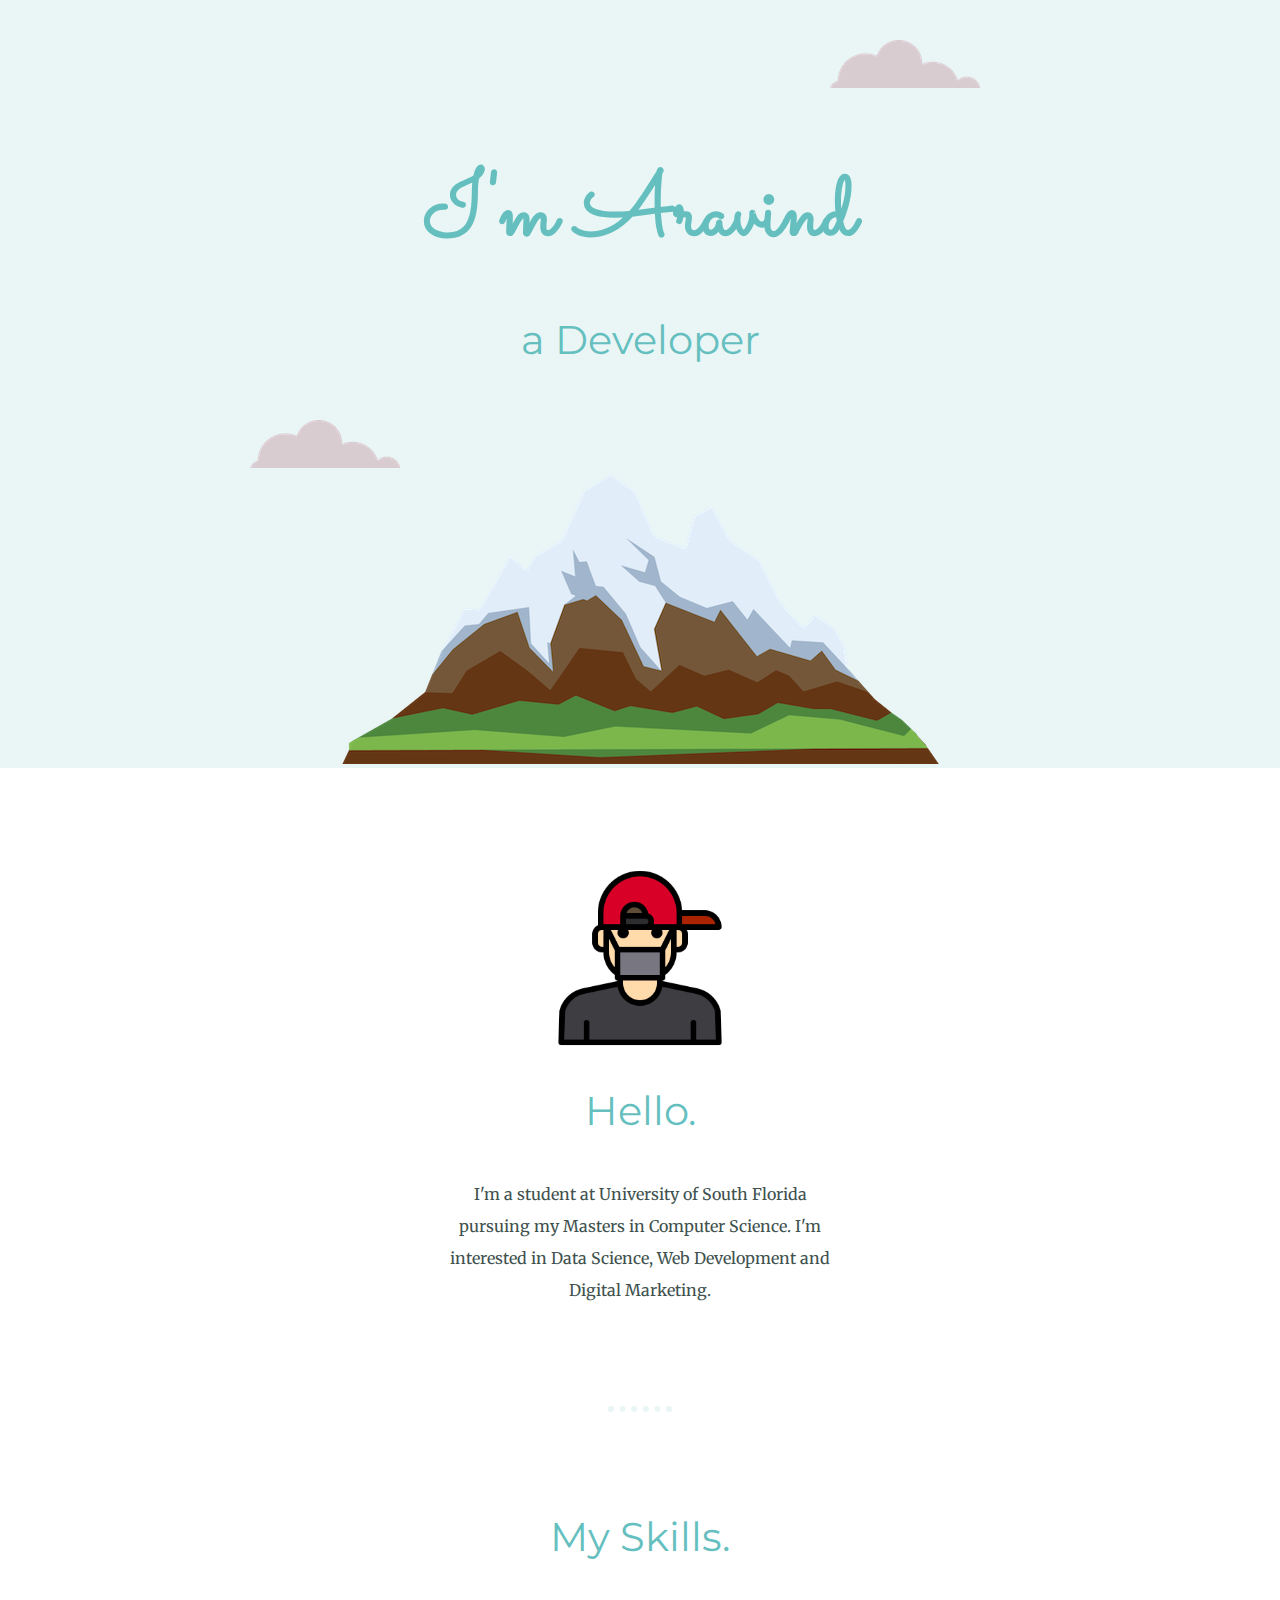
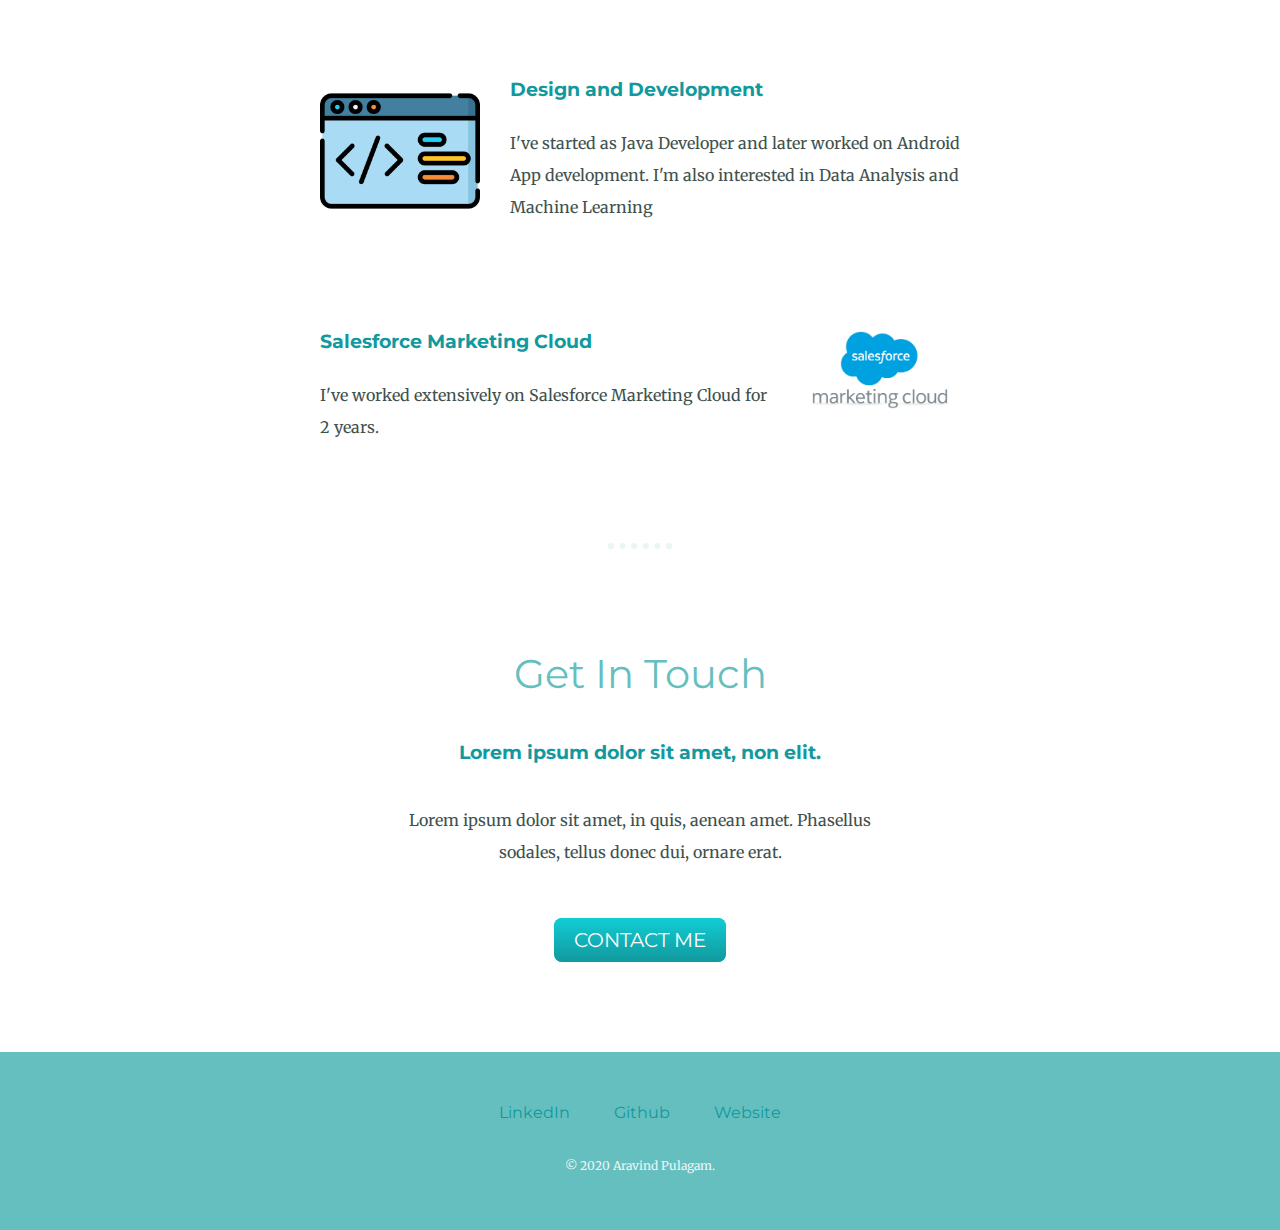
<file: index.html>
<!DOCTYPE html>
<html lang="en" dir="ltr">
  <head>
    <meta charset="utf-8">
    <title>Aravind Pulagam</title>
    <link rel="stylesheet" type="text/css" href="css/styles.css">
    <link rel="icon" href="favicon.ico">
    <link href="https://fonts.googleapis.com/css2?family=Merriweather&family=Montserrat&family=Sacramento&display=swap" rel="stylesheet">
  </head>
  <body>
    <div class="top-container">
      <img class="top-cloud" src="images/cloud.png" alt="cloud-png">
      <h1>I'm Aravind</h1>
      <h2>a Developer</h2>
      <img class="bottom-cloud" src="images/cloud.png" alt="cloud-png">
      <img src="images/mountain.png" alt="mountain-png">
    </div>
    <div class="middle-container">
      <div class="profile">
        <img src="images/profile.png" alt="profile-png" height="180px" width="180px">
        <h2>Hello.</h2>
        <p class="pers-desc">I'm a student at University of South Florida pursuing my Masters in Computer Science. I'm interested in Data Science, Web Development and Digital Marketing.</p>
      </div>
      <hr>
      <div class="skills">
        <h2>My Skills.</h2>
        <div class="skill-row">
          <img class="code-img" src="images/code.png" alt="code-png">
          <h3>Design and Development</h3>
          <p>I've started as Java Developer and later worked on Android App development. I'm also interested in Data Analysis and Machine Learning</p>
        </div>
        <div class="skill-row">
          <img class="sfmc-img" src="images/sfmc.png" alt="sfmc-png">
          <h3>Salesforce Marketing Cloud</h3>
          <p>I've worked extensively on Salesforce Marketing Cloud for 2 years.</p>
        </div>
      </div>
      <hr>
      <div class="contact-me">
        <h2>Get In Touch</h2>
        <h3>Lorem ipsum dolor sit amet, non elit.</h3>
        <p class="contact-msg">Lorem ipsum dolor sit amet, in quis, aenean amet. Phasellus sodales, tellus donec dui, ornare erat.</p>
        <a class="btn" href="mailto:aravind.pulagam@hotmail.com">CONTACT ME</a>
      </div>
    </div>


    <div class="bottom-container">
      <a class="footer-link" href="https://www.linkedin.com/in/aravind-pulagam-abb524108/">LinkedIn</a>
      <a class="footer-link" href="https://github.com/aravind257">Github</a>
      <a class="footer-link" href="https://aravind257.github.io/cv/">Website</a>
      <p class="cr-msg">© 2020 Aravind Pulagam.</p>
    </div>

    <script src="js/app.js"></script>
  </body>
</html>
</file>
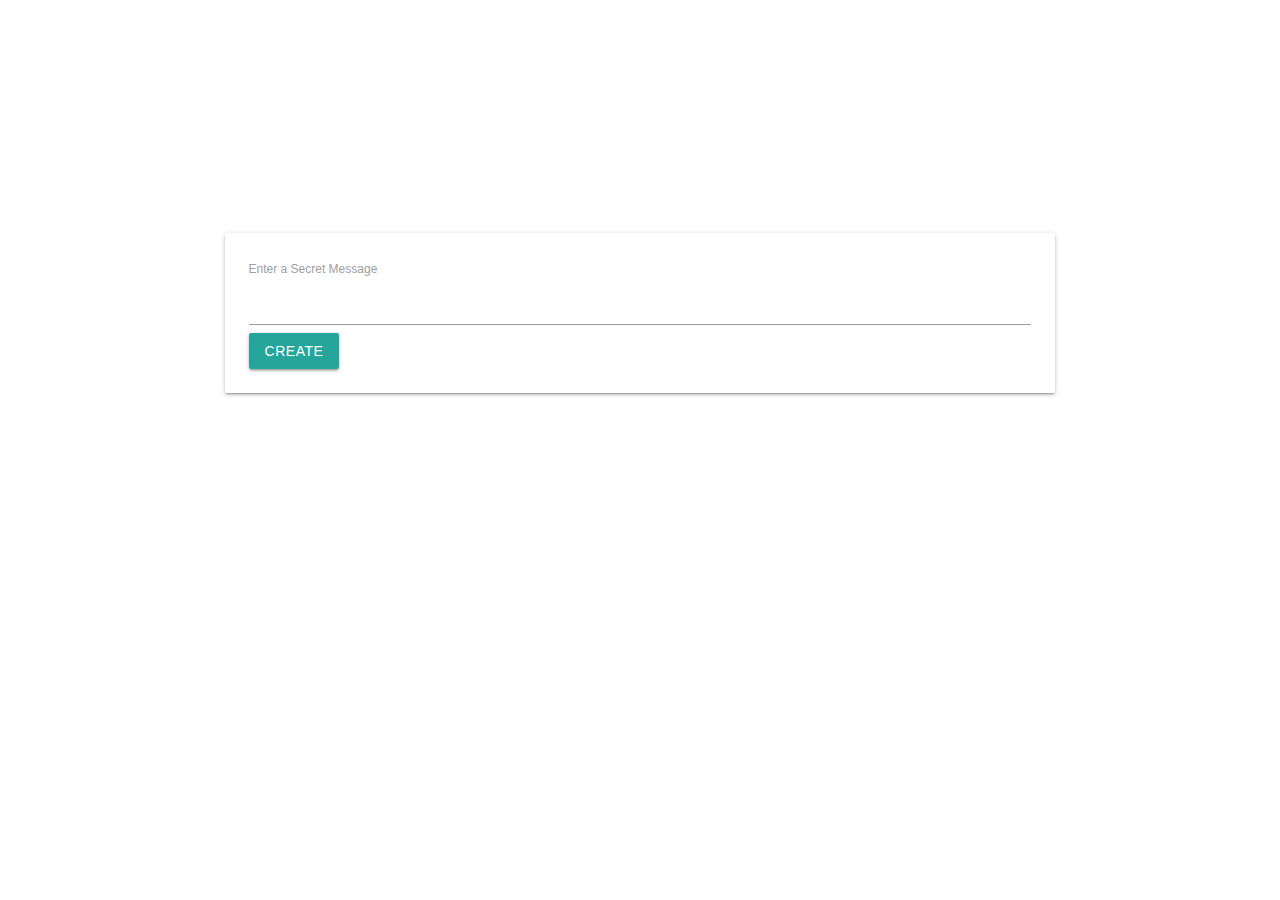
<file: secretMessage.html>
<!DOCTYPE html>
<html lang="en">
<head>
    <link 
        rel="stylesheet" 
        href="https://cdnjs.cloudflare.com/ajax/libs/materialize/1.0.0/css/materialize.min.css" 
        integrity="sha512-UJfAaOlIRtdR+0P6C3KUoTDAxVTuy3lnSXLyLKlHYJlcSU8Juge/mjeaxDNMlw9LgeIotgz5FP8eUQPhX1q10A==" 
        crossorigin="anonymous" 
        referrerpolicy="no-referrer" />
    <style>
        .row {
            margin-top: 25vh; /* 25% of the total height of the screen */
        }
        h1 {
            margin-top: 0;
        }
    </style>
</head>
<body>
    <div class="row">
        <div class="col s8 offset-s2">

            <div id="message-show" class="card-panel hide">
                <h1></h1>
                <div>
                    <a href="./secretMessage.html">Create your own secret message</a>
                </div>
            </div>


            <div class="card-panel" id="message-form">
                <form>
                    <label>Enter a Secret Message</label>
                    <input id="message-input"/>
                    <button class="btn">Create</button>
                </form>
            </div>
            <div class="card-panel hide" id="link-form">
                <div>
                    Share this link with a friend
                    <input id="link-input" />
                </div>
            </div>
            



        </div>
    </div>
    <script src="js/secretMessage.js"></script>  
</body>
</html>
</file>
<file: css/styles.css>
body {
  margin: 0;
  text-align: center;
  font-family: 'Merriweather', serif;
  color: #40514E;
}
h1 {
  font-size: 5.625rem;
  margin: 50px auto 0 auto;
  font-family: 'Sacramento', cursive;
  color: #66BFBF;

}

h2 {
  font-family: 'Montserrat', sans-serif;
  font-size: 2.5rem;
  color: #66BFBF;
  font-weight: normal;
  padding-bottom: 10px;
}

h3 {
  font-family: 'Montserrat', sans-serif;
  color: #11999E;
}

a {
  color: #11999E;
  font-family: 'Montserrat', sans-serif;
  margin: 10px 20px;
  text-decoration: none;
}

a:hover{
  color: #EAF6F6;
}

p {
  line-height: 2;
}

hr {
  border: dotted #EAF6F6 6px;
  border-bottom: none;
  width: 4%;
  margin: 100px auto;
}
.top-container {
  background-color: #eAF6F6;
  position: relative;
  padding-top: 100px;
}

.skill-row {
  width: 50%;
  margin: 100px auto;
  text-align: left;
  line-height: 2;
}

.middle-container {
  margin: 100px 0;

}

.bottom-container {

  background-color: #66BFBF;
  padding: 50px 0 20px;

}

.pers-desc {
  width: 30%;
  margin: auto;
}

.contact-msg {
  width: 40%;
  margin: 40px auto 60px;
}

.cr-msg{
  color: #EAF6F6;
  font-size: 0.75rem;
  padding: 20px 0;
}
.top-cloud {
  position: absolute;
  right: 300px;
  top: 40px;
}

.bottom-cloud {
  position: absolute;
  left: 250px;
  bottom: 300px;
}

.code-img {
  width: 25%;
  float: left;
  margin-right: 30px;
}

.sfmc-img {
  width: 25%;
  float:right;
  margin-left: 30px;
}

.btn {
  background: #11CDD4;
  background-image: -webkit-linear-gradient(top, #11CDD4, #11999E);
  background-image: -moz-linear-gradient(top, #11CDD4, #11999E);
  background-image: -ms-linear-gradient(top, #11CDD4, #11999E);
  background-image: -o-linear-gradient(top, #11CDD4, #11999E);
  background-image: linear-gradient(to bottom, #11CDD4, #11999E);
  -webkit-border-radius: 8;
  -moz-border-radius: 8;
  border-radius: 8px;
  font-family: 'Montserrat', sans-serif;
  color: #ffffff;
  font-size: 20px;
  padding: 10px 20px 10px 20px;
  text-decoration: none;
}

.btn:hover {
  background: #30E3CB;
  background-image: -webkit-linear-gradient(top, #30E3CB, #2BC4AD);
  background-image: -moz-linear-gradient(top, #30E3CB, #2BC4AD);
  background-image: -ms-linear-gradient(top, #30E3CB, #2BC4AD);
  background-image: -o-linear-gradient(top, #30E3CB, #2BC4AD);
  background-image: linear-gradient(to bottom, #30E3CB, #2BC4AD);
  text-decoration: none;
}
</file>
